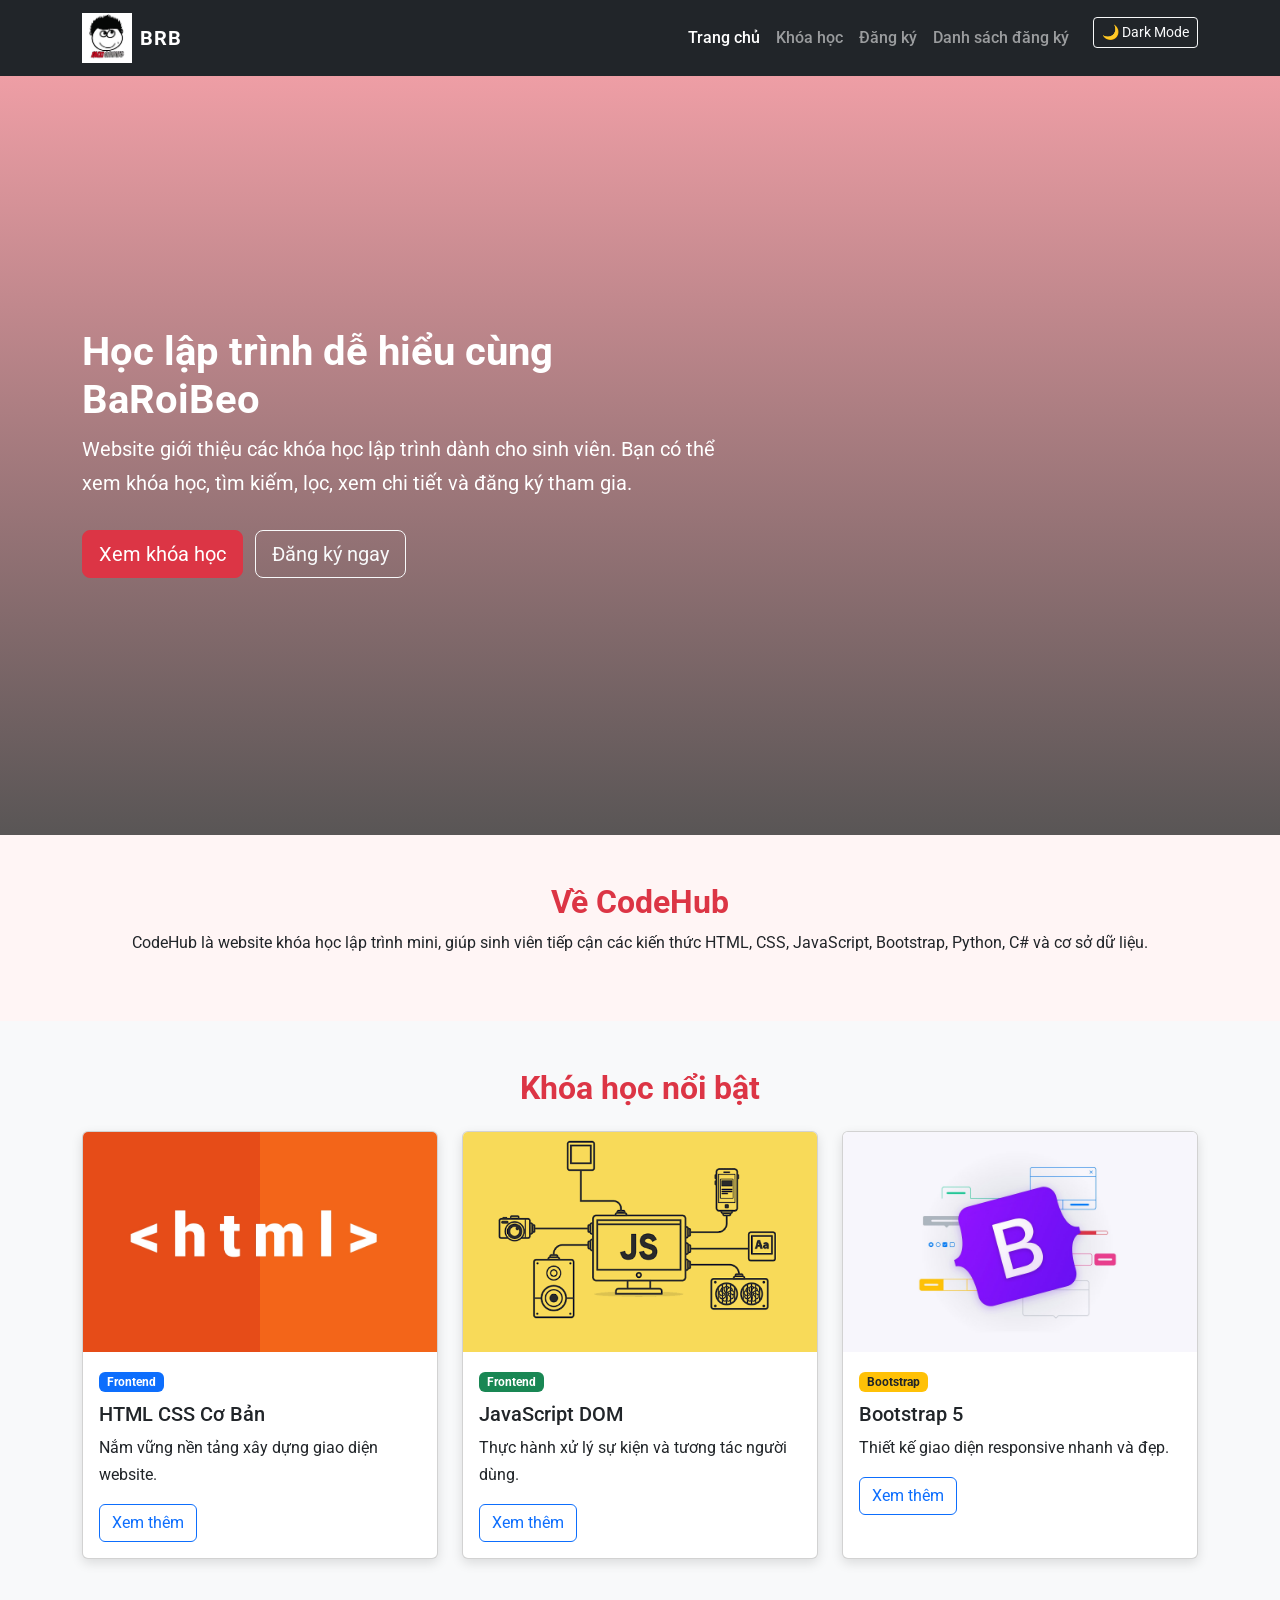
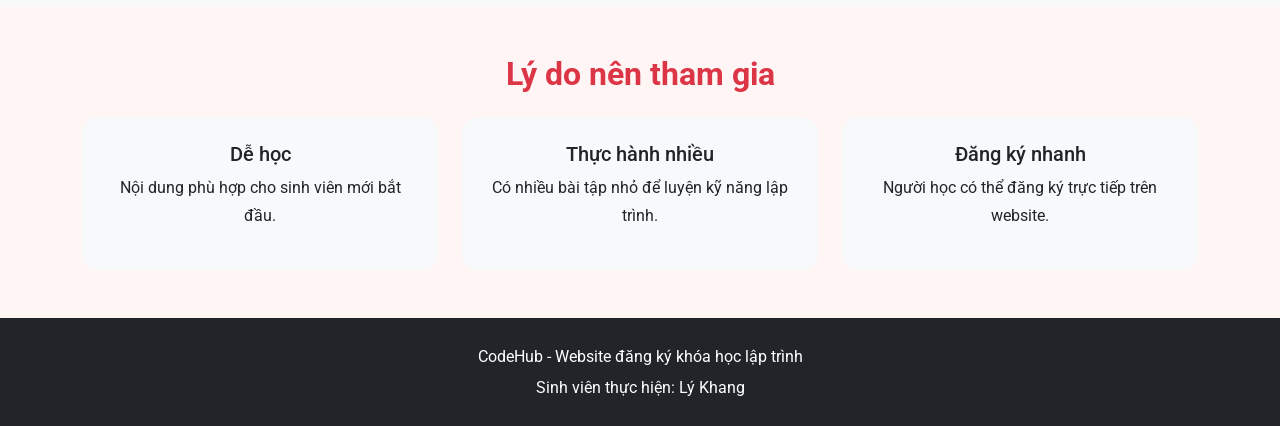
<file: index.html>
<!DOCTYPE html>
<html lang="vi">
<head>
    <meta charset="UTF-8">
    <meta name="viewport" content="width=device-width, initial-scale=1.0">
    <title>CodeHub - Trang chủ</title>

    <link href="https://cdn.jsdelivr.net/npm/bootstrap@5.3.3/dist/css/bootstrap.min.css" rel="stylesheet">
    <link rel="preconnect" href="https://fonts.googleapis.com">
    <link rel="preconnect" href="https://fonts.gstatic.com" crossorigin>
    <link href="https://fonts.googleapis.com/css2?family=Roboto:wght@300;400;500;700&display=swap" rel="stylesheet">
    
    <link rel="stylesheet" href="assets/css/style.css">
    <link rel="icon" href="MEDIA/IMAGE/Mixigaming-Logo.jpg" type="image/x-icon">
</head>
<body>

<nav class="navbar navbar-expand-lg navbar-dark bg-dark fixed-top">
    <div class="container">
         <a class="navbar-brand d-flex align-items-center" href="index.html">
    <img
        src="MEDIA/IMAGE/Mixigaming-Logo.jpg"
        alt="Logo"
        width="50"
        class="me-2">
    <span class="fw-bold">
        BRB
    </span>
</a>

        <button class="navbar-toggler" type="button" data-bs-toggle="collapse" data-bs-target="#mainNavbar">
            <span class="navbar-toggler-icon"></span>
        </button>

        <div class="collapse navbar-collapse" id="mainNavbar">
            <ul class="navbar-nav ms-auto">
                <li class="nav-item"><a class="nav-link active" href="index.html">Trang chủ</a></li>
                <li class="nav-item"><a class="nav-link" href="courses.html">Khóa học</a></li>
                <li class="nav-item"><a class="nav-link" href="register.html">Đăng ký</a></li>
                <li class="nav-item"><a class="nav-link" href="registrations.html">Danh sách đăng ký</a></li>
                <li class="nav-item">
                    <button id="darkModeBtn" class="btn btn-outline-light btn-sm ms-lg-3">
                        🌙 Dark Mode
                    </button>
                </li>
            </ul>
        </div>
    </div>


</nav>

<section class="hero-video-section">

    <video autoplay muted loop playsinline class="bg-video">
        <source src="assets/video/background..mp4" type="video/mp4">
    </video>

    <div class="video-overlay"></div>

    <div class="container hero-content">
        <div class="row align-items-center">

            <div class="col-lg-7">
                <h1 class="hero-title">
                    Học lập trình dễ hiểu cùng BaRoiBeo
                </h1>

                <p class="hero-text">
                    Website giới thiệu các khóa học lập trình dành cho sinh viên.
                    Bạn có thể xem khóa học, tìm kiếm, lọc, xem chi tiết và đăng ký tham gia.
                </p>

                <a href="courses.html" class="btn btn-danger btn-lg me-2">
                    Xem khóa học
                </a>

                <a href="register.html" class="btn btn-outline-light btn-lg">
                    Đăng ký ngay
                </a>
            </div>

        </div>
    </div>

</section>

<section class="py-5">
    <div class="container text-center">
        <h2 class="section-title">Về CodeHub</h2>
        <p>
            CodeHub là website khóa học lập trình mini, giúp sinh viên tiếp cận các kiến thức
            HTML, CSS, JavaScript, Bootstrap, Python, C# và cơ sở dữ liệu.
        </p>
    </div>
</section>

<section class="py-5 bg-light">
    <div class="container">
        <h2 class="section-title text-center mb-4">Khóa học nổi bật</h2>

        <div class="row g-4">
            <div class="col-md-4">
                <div class="card h-100 course-card">
                    <img src="MEDIA/IMAGE/WEB_MAIN/html.jpg" class="card-img-top" alt="HTML CSS">
                    <div class="card-body">
                        <span class="badge bg-primary">Frontend</span>
                        <h5 class="mt-2">HTML CSS Cơ Bản</h5>
                        <p>Nắm vững nền tảng xây dựng giao diện website.</p>
                        <a href="courses.html" class="btn btn-outline-primary">Xem thêm</a>
                    </div>
                </div>
            </div>

            <div class="col-md-4">
                <div class="card h-100 course-card">
                    <img src="MEDIA/IMAGE/WEB_MAIN/images.png" class="card-img-top" alt="JavaScript">
                    <div class="card-body">
                        <span class="badge bg-success">Frontend</span>
                        <h5 class="mt-2">JavaScript DOM</h5>
                        <p>Thực hành xử lý sự kiện và tương tác người dùng.</p>
                        <a href="courses.html" class="btn btn-outline-primary">Xem thêm</a>
                    </div>
                </div>
            </div>

            <div class="col-md-4">
                <div class="card h-100 course-card">
                    <img src="MEDIA/IMAGE/WEB_MAIN/Boostrap5.jpg" class="card-img-top" alt="Bootstrap">
                    <div class="card-body">
                        <span class="badge bg-warning text-dark">Bootstrap</span>
                        <h5 class="mt-2">Bootstrap 5</h5>
                        <p>Thiết kế giao diện responsive nhanh và đẹp.</p>
                        <a href="courses.html" class="btn btn-outline-primary">Xem thêm</a>
                    </div>
                </div>
            </div>
        </div>
    </div>
</section>

<section class="py-5">
    <div class="container">
        <h2 class="section-title text-center mb-4">Lý do nên tham gia</h2>

        <div class="row g-4 text-center">
            <div class="col-md-4">
                <div class="benefit-box">
                    <h5>Dễ học</h5>
                    <p>Nội dung phù hợp cho sinh viên mới bắt đầu.</p>
                </div>
            </div>

            <div class="col-md-4">
                <div class="benefit-box">
                    <h5>Thực hành nhiều</h5>
                    <p>Có nhiều bài tập nhỏ để luyện kỹ năng lập trình.</p>
                </div>
            </div>

            <div class="col-md-4">
                <div class="benefit-box">
                    <h5>Đăng ký nhanh</h5>
                    <p>Người học có thể đăng ký trực tiếp trên website.</p>
                </div>
            </div>
        </div>
    </div>
</section>

<footer class="footer text-center">
    <p class="mb-1">CodeHub - Website đăng ký khóa học lập trình</p>
    <p class="mb-0">Sinh viên thực hiện: Lý Khang</p>
</footer>

<script src="https://cdn.jsdelivr.net/npm/bootstrap@5.3.3/dist/js/bootstrap.bundle.min.js"></script>
<script src="assets/js/main.js"></script>

</body>
</html>
</file>
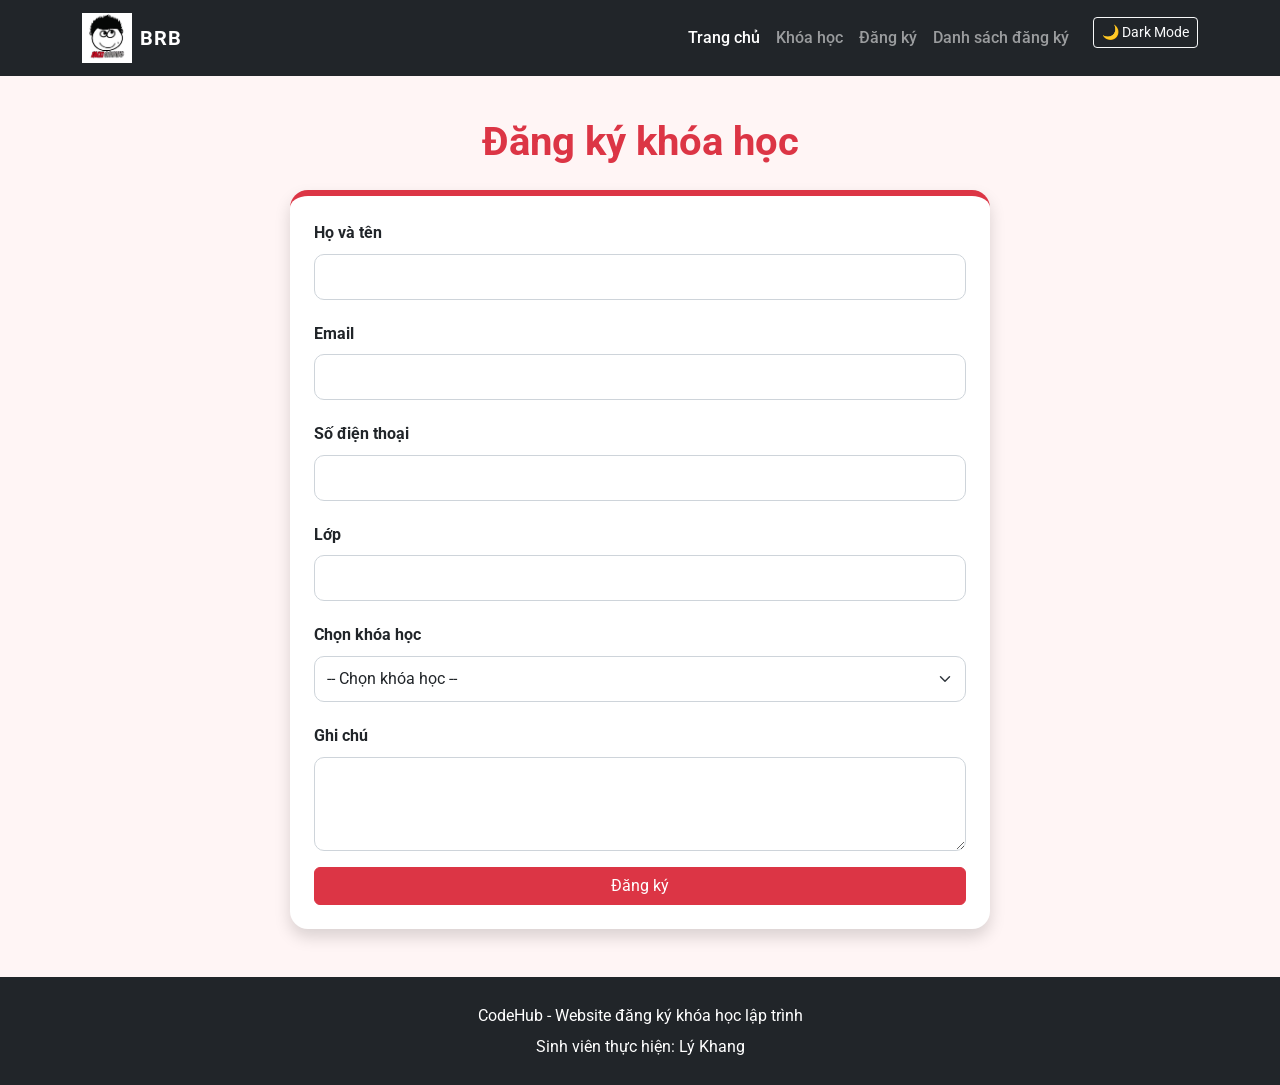
<file: register.html>
<!DOCTYPE html>
<html lang="vi">
<head>
    <meta charset="UTF-8">
    <meta name="viewport" content="width=device-width, initial-scale=1.0">
    <title>CodeHub - Đăng ký</title>

    <link href="https://cdn.jsdelivr.net/npm/bootstrap@5.3.3/dist/css/bootstrap.min.css" rel="stylesheet">
    <link rel="preconnect" href="https://fonts.googleapis.com">
    <link rel="preconnect" href="https://fonts.gstatic.com" crossorigin>
    <link href="https://fonts.googleapis.com/css2?family=Roboto:wght@300;400;500;700&display=swap" rel="stylesheet">
    <link rel="stylesheet" href="assets/css/style.css">
    <link rel="icon" href="MEDIA/IMAGE/Mixigaming-Logo.jpg" type="image/x-icon">

</head>
<body>

<nav class="navbar navbar-expand-lg navbar-dark bg-dark fixed-top">
    <div class="container">
         <a class="navbar-brand d-flex align-items-center" href="index.html">
    <img
        src="MEDIA/IMAGE/Mixigaming-Logo.jpg"
        alt="Logo"
        width="50"
        class="me-2">
    <span class="fw-bold">
        BRB
    </span>
</a>

        <button class="navbar-toggler" type="button" data-bs-toggle="collapse" data-bs-target="#mainNavbar">
            <span class="navbar-toggler-icon"></span>
        </button>

        <div class="collapse navbar-collapse" id="mainNavbar">
            <ul class="navbar-nav ms-auto">
                <li class="nav-item"><a class="nav-link active" href="index.html">Trang chủ</a></li>
                <li class="nav-item"><a class="nav-link" href="courses.html">Khóa học</a></li>
                <li class="nav-item"><a class="nav-link" href="register.html">Đăng ký</a></li>
                <li class="nav-item"><a class="nav-link" href="registrations.html">Danh sách đăng ký</a></li>
                <li class="nav-item">
                    <button id="darkModeBtn" class="btn btn-outline-light btn-sm ms-lg-3">
                        🌙 Dark Mode
                    </button>
                </li>
            </ul>
        </div>
    </div>
</nav>

<main class="container py-5">

    <h1 class="text-center mb-4">Đăng ký khóa học</h1>

    <form id="registerForm" class="card p-4 shadow">

        <div class="mb-3">
            <label class="form-label">Họ và tên</label>
            <input type="text" id="fullName" class="form-control">
            <small class="text-danger" id="nameError"></small>
        </div>

        <div class="mb-3">
            <label class="form-label">Email</label>
            <input type="text" id="email" class="form-control">
            <small class="text-danger" id="emailError"></small>
        </div>

        <div class="mb-3">
            <label class="form-label">Số điện thoại</label>
            <input type="text" id="phone" class="form-control">
            <small class="text-danger" id="phoneError"></small>
        </div>

        <div class="mb-3">
            <label class="form-label">Lớp</label>
            <input type="text" id="className" class="form-control">
            <small class="text-danger" id="classError"></small>
        </div>

        <div class="mb-3">
            <label class="form-label">Chọn khóa học</label>
            <select id="courseSelect" class="form-select">
                <option value="">-- Chọn khóa học --</option>
            </select>
            <small class="text-danger" id="courseError"></small>
        </div>

        <div class="mb-3">
            <label class="form-label">Ghi chú</label>
            <textarea id="note" class="form-control" rows="3"></textarea>
        </div>

        <button type="submit" class="btn btn-primary">Đăng ký</button>

    </form>

</main>

<footer class="footer text-center">
    <p class="mb-1">CodeHub - Website đăng ký khóa học lập trình</p>
    <p class="mb-0">Sinh viên thực hiện: Lý Khang</p>
</footer>

<script src="https://cdn.jsdelivr.net/npm/bootstrap@5.3.3/dist/js/bootstrap.bundle.min.js"></script>

<script src="assets/js/data.js"></script>
<script src="assets/js/main.js"></script>

</body>
</html>
</file>
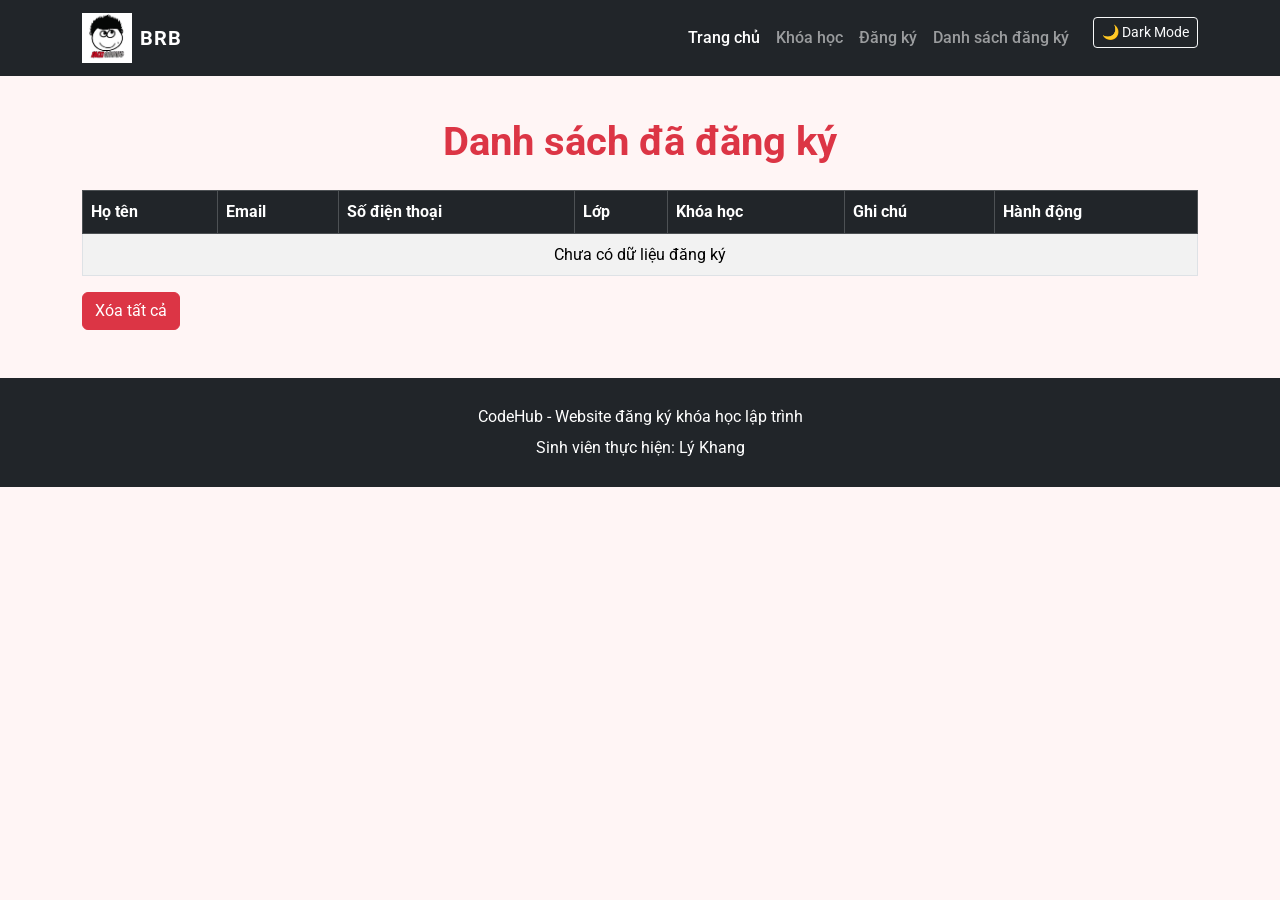
<file: registrations.html>
<!DOCTYPE html>
<html lang="vi">
<head>
    <meta charset="UTF-8">
    <meta name="viewport" content="width=device-width, initial-scale=1.0">
    <title>CodeHub - Danh sách đăng ký</title>

    <link href="https://cdn.jsdelivr.net/npm/bootstrap@5.3.3/dist/css/bootstrap.min.css" rel="stylesheet">
    <link rel="preconnect" href="https://fonts.googleapis.com">
    <link rel="preconnect" href="https://fonts.gstatic.com" crossorigin>
    <link href="https://fonts.googleapis.com/css2?family=Roboto:wght@300;400;500;700&display=swap" rel="stylesheet">
    <link rel="stylesheet" href="assets/css/style.css">
    <link rel="icon" href="MEDIA/IMAGE/Mixigaming-Logo.jpg" type="image/x-icon">

</head>
<body>

<nav class="navbar navbar-expand-lg navbar-dark bg-dark fixed-top">
    <div class="container">
         <a class="navbar-brand d-flex align-items-center" href="index.html">
    <img
        src="MEDIA/IMAGE/Mixigaming-Logo.jpg"
        alt="Logo"
        width="50"
        class="me-2">
    <span class="fw-bold">
        BRB
    </span>
</a>
        <button class="navbar-toggler" type="button" data-bs-toggle="collapse" data-bs-target="#mainNavbar">
            <span class="navbar-toggler-icon"></span>
        </button>

        <div class="collapse navbar-collapse" id="mainNavbar">
            <ul class="navbar-nav ms-auto">
                <li class="nav-item"><a class="nav-link active" href="index.html">Trang chủ</a></li>
                <li class="nav-item"><a class="nav-link" href="courses.html">Khóa học</a></li>
                <li class="nav-item"><a class="nav-link" href="register.html">Đăng ký</a></li>
                <li class="nav-item"><a class="nav-link" href="registrations.html">Danh sách đăng ký</a></li>
                <li class="nav-item">
                    <button id="darkModeBtn" class="btn btn-outline-light btn-sm ms-lg-3">
                        🌙 Dark Mode
                    </button>
                </li>
            </ul>
        </div>
    </div>
</nav>

<main class="container py-5">

    <h1 class="text-center mb-4">Danh sách đã đăng ký</h1>

    <div class="table-responsive">
        <table class="table table-bordered table-striped">
            <thead class="table-dark">
                <tr>
                    <th>Họ tên</th>
                    <th>Email</th>
                    <th>Số điện thoại</th>
                    <th>Lớp</th>
                    <th>Khóa học</th>
                    <th>Ghi chú</th>
                    <th>Hành động</th>
                </tr>
            </thead>

            <tbody id="registrationTable"></tbody>
        </table>
    </div>

    <button id="clearAllBtn" class="btn btn-danger">
        Xóa tất cả
    </button>

</main>

<footer class="footer text-center">
    <p class="mb-1">CodeHub - Website đăng ký khóa học lập trình</p>
    <p class="mb-0">Sinh viên thực hiện: Lý Khang</p>
</footer>

<script src="assets/js/main.js"></script>

</body>
</html>
</file>
<file: assets/css/style.css>
:root {
    --bg-color: #fff5f5;
    --text-color: #212529;
    --card-bg: #ffffff;
    --box-bg: #f8f9fa;
    --primary-color: #dc3545;
    --primary-hover: #bb2d3b;
    --border-color: #ced4da;
    --footer-bg: #212529;
    --footer-text: #ffffff;
    --input-bg: #ffffff;
    --input-text: #212529;
    --shadow-color: rgba(0, 0, 0, 0.12);
}

body.dark-mode {
    --bg-color: #181818;
    --text-color: #f8f9fa;
    --card-bg: #252525;
    --box-bg: #2d2d2d;
    --primary-color: #ff4757;
    --primary-hover: #ff6b81;
    --border-color: #444444;
    --footer-bg: #0f0f0f;
    --footer-text: #ffffff;
    --input-bg: #2b2b2b;
    --input-text: #ffffff;
    --shadow-color: rgba(255, 71, 87, 0.15);
}

body {
    font-family: "Roboto", sans-serif;
    font-size: 16px;
    line-height: 1.6;
    padding-top: 70px;
    background-color: var(--bg-color);
    color: var(--text-color);
    transition: 0.3s;
}

.logo {
    width: 45px;
    height: 45px;
    object-fit: contain;
}

.navbar-brand {
    font-weight: 700;
    letter-spacing: 1px;
}

.nav-link {
    font-weight: 500;
}

/* HERO */
.hero-section {
    background: linear-gradient(135deg, #dc3545, #212529);
    color: white;
    padding: 80px 0;
}

.hero-title {
    font-weight: 700;
    font-weight: bold;
}

.hero-text {
    font-size: 20px;
    margin-bottom: 30px;
}

.hero-img {
    max-height: 360px;
    border-radius: 20px;
}

/* VIDEO BACKGROUND */
.hero-video-section {
    position: relative;
    min-height: 85vh;
    overflow: hidden;
    color: white;
    display: flex;
    align-items: center;
}

.bg-video {
    position: absolute;
    top: 50%;
    left: 50%;
    min-width: 100%;
    min-height: 100%;
    width: auto;
    height: auto;
    transform: translate(-50%, -50%);
    object-fit: cover;
    z-index: 1;
}

.video-overlay {
    position: absolute;
    top: 0;
    left: 0;
    right: 0;
    bottom: 0;
    background: linear-gradient(
        rgba(220, 53, 69, 0.45),
        rgba(0, 0, 0, 0.65)
    );
    z-index: 2;
}

.hero-content {
    position: relative;
    z-index: 3;
}

p {
    font-weight: 400;
    line-height: 1.7;
}

/* SECTION */
.section-title,
main h1 {
    font-weight: 700;
    font-weight: bold;
    color: var(--primary-color);
}

/* CARD */
.card,
.course-card {
    background-color: var(--card-bg);
    color: var(--text-color);
    transition: 0.3s;
    box-shadow: 0 4px 12px var(--shadow-color);
}

.course-card:hover {
    transform: translateY(-6px);
}

.course-card img {
    height: 220px;
    object-fit: cover;
}

/* BENEFIT */
.benefit-box {
    background-color: var(--box-bg);
    color: var(--text-color);
    padding: 25px;
    border-radius: 15px;
    height: 100%;
}

/* FORM ĐĂNG KÝ */
#registerForm {
    max-width: 700px;
    margin: 0 auto;
    border: none;
    border-top: 6px solid var(--primary-color);
    border-radius: 18px;
    background-color: var(--card-bg);
    color: var(--text-color);
    box-shadow: 0 4px 12px var(--shadow-color);
}

#registerForm .form-label {
    font-weight: bold;
    color: var(--text-color);
}

#registerForm .form-control,
#registerForm .form-select {
    border-radius: 10px;
    border: 1px solid var(--border-color);
    padding: 10px 12px;
    background-color: var(--input-bg);
    color: var(--input-text);
}

#registerForm .form-control:focus,
#registerForm .form-select:focus {
    border-color: var(--primary-color);
    box-shadow: 0 0 0 0.2rem rgba(220, 53, 69, 0.25);
}

#registerForm .btn-primary,
.btn-primary {
    background-color: var(--primary-color);
    border-color: var(--primary-color);
}

#registerForm .btn-primary:hover,
.btn-primary:hover {
    background-color: var(--primary-hover);
    border-color: var(--primary-hover);
}

.text-danger {
    font-size: 14px;
    margin-top: 5px;
    display: block;
}

/* TABLE */
.table {
    background-color: var(--card-bg);
    color: var(--text-color);
}

body.dark-mode .table {
    --bs-table-bg: var(--card-bg);
    --bs-table-color: var(--text-color);
    --bs-table-border-color: var(--border-color);
}

/* MODAL */
.modal-content {
    background-color: var(--card-bg);
    color: var(--text-color);
}

/* FOOTER */
.footer {
    background-color: var(--footer-bg);
    color: var(--footer-text);
    padding: 25px 0;
}

/* RESPONSIVE */
@media (max-width: 768px) {
    .hero-title {
        font-size: 32px;
    }

    .hero-section,
    .hero-video-section {
        text-align: center;
    }
}
</file>
